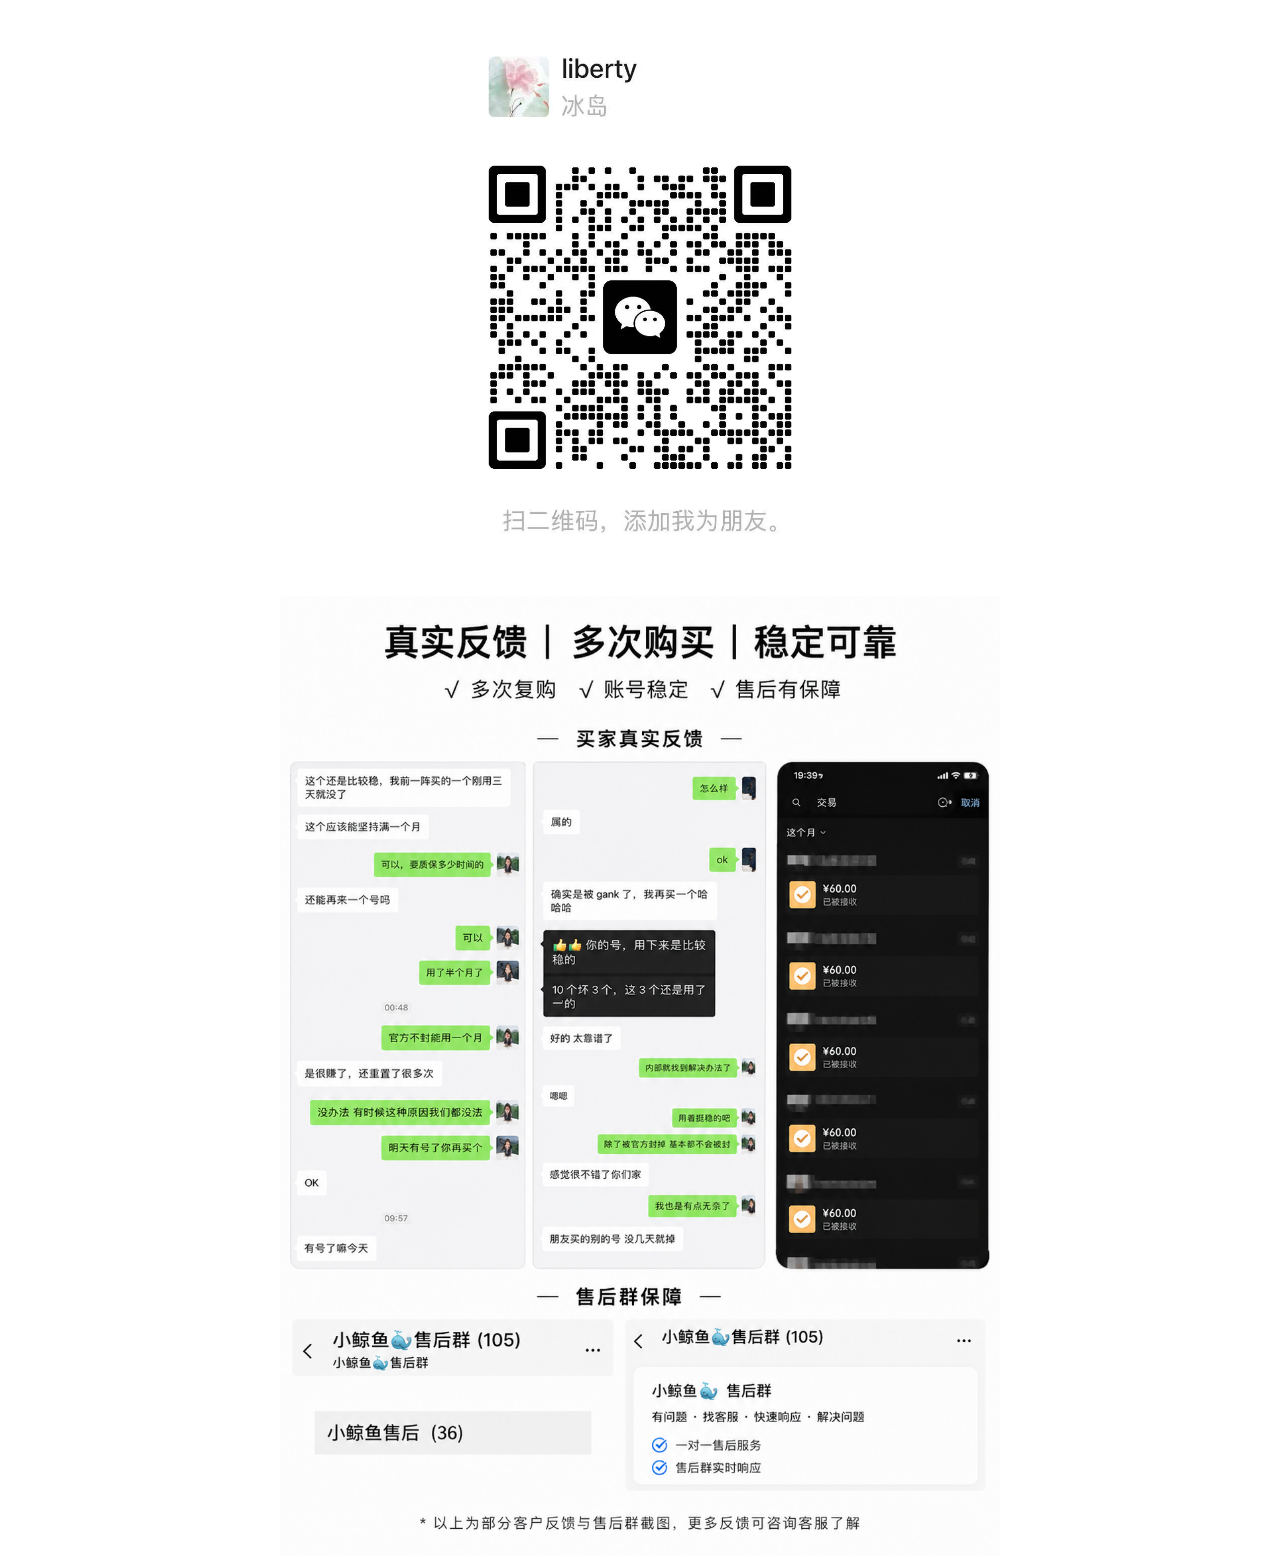
<file: 1/index.html>
<!doctype html>
<html lang="zh-CN">
  <head>
    <meta charset="UTF-8">
    <meta name="viewport" content="width=device-width, initial-scale=1, viewport-fit=cover">
    <meta name="theme-color" content="#ffffff">
    <title>liberty</title>
    <link rel="stylesheet" href="../styles.css?v=20260722">
  </head>
  <body>
    <main>
      <div class="image-frame">
        <img src="../images/liberty.jpg" alt="liberty 微信二维码" width="888" height="1140">
      </div>
      <img class="feedback-image" src="../images/feedback.png" alt="买家反馈与售后保障" width="1086" height="1448">
    </main>
  </body>
</html>
</file>
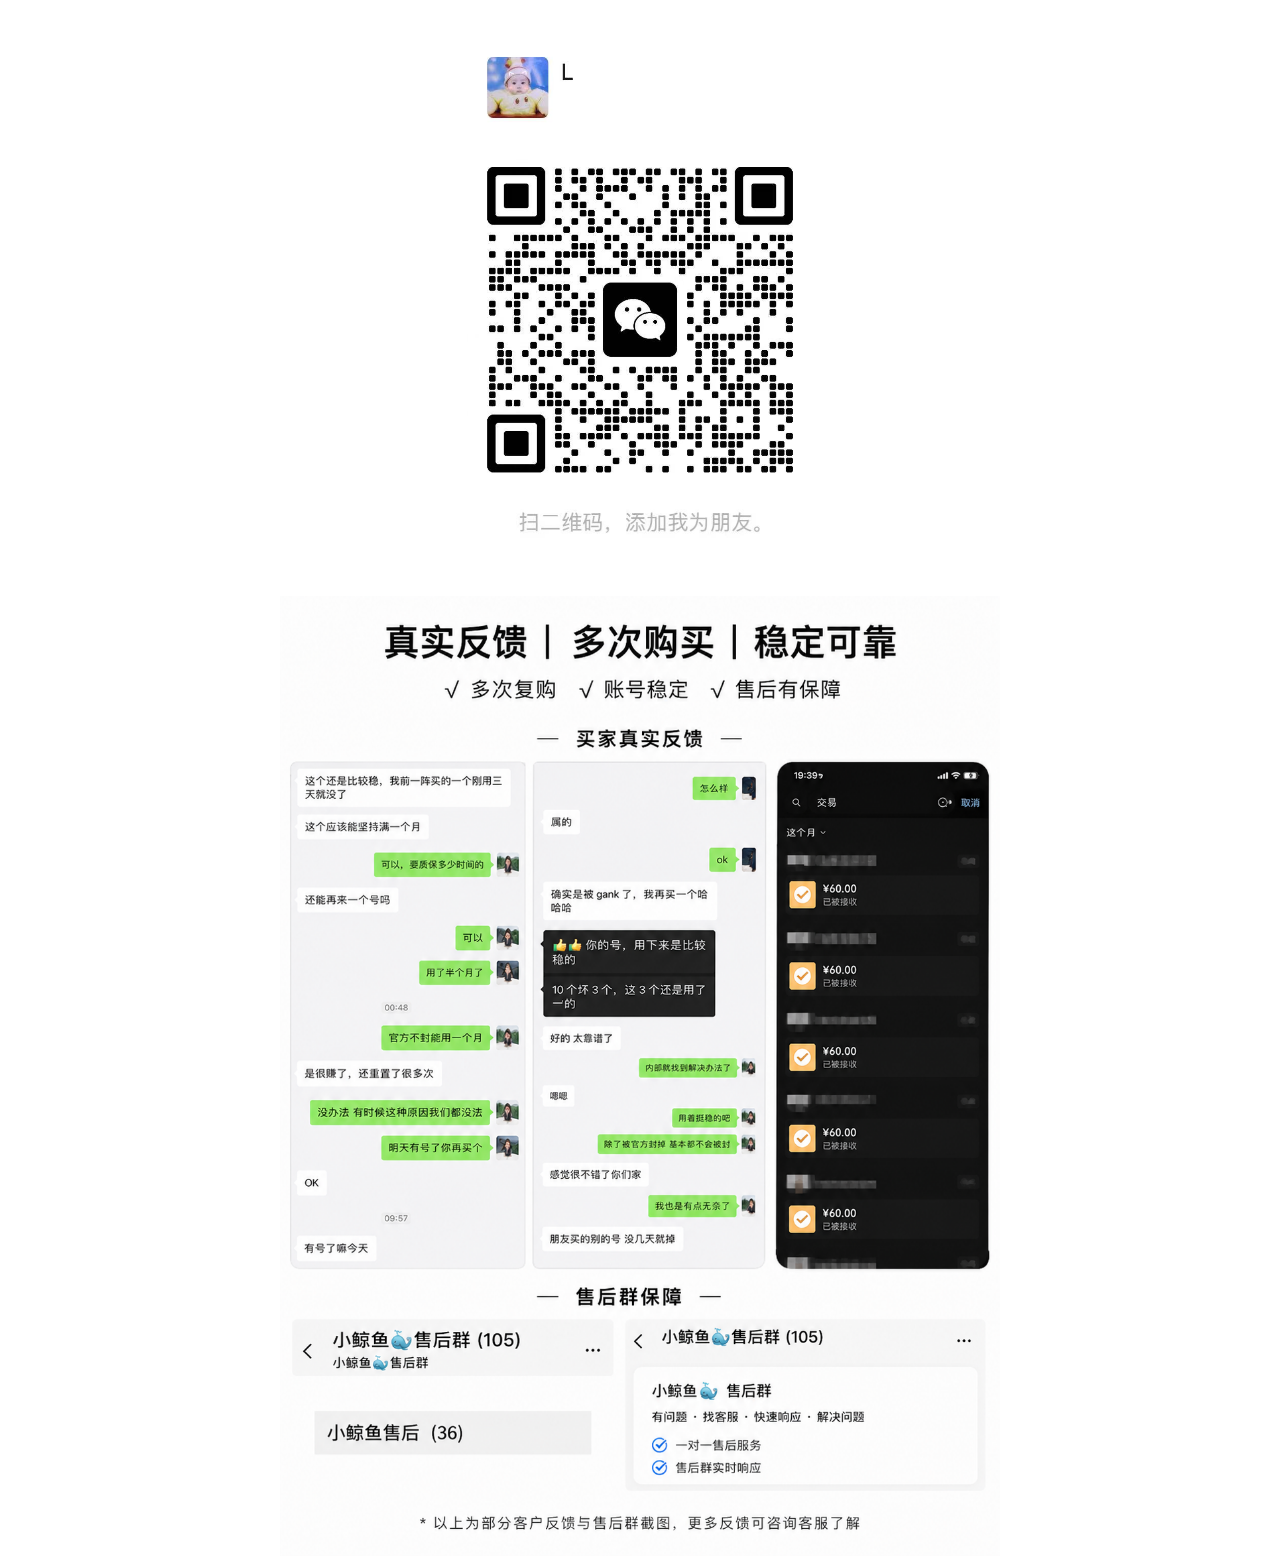
<file: 2/index.html>
<!doctype html>
<html lang="zh-CN">
  <head>
    <meta charset="UTF-8">
    <meta name="viewport" content="width=device-width, initial-scale=1, viewport-fit=cover">
    <meta name="theme-color" content="#ffffff">
    <title>L</title>
    <link rel="stylesheet" href="../styles.css?v=20260722">
  </head>
  <body>
    <main>
      <div class="image-frame">
        <img src="../images/l.jpg" alt="L 微信二维码" width="888" height="1131">
      </div>
      <img class="feedback-image" src="../images/feedback.png" alt="买家反馈与售后保障" width="1086" height="1448">
    </main>
  </body>
</html>
</file>
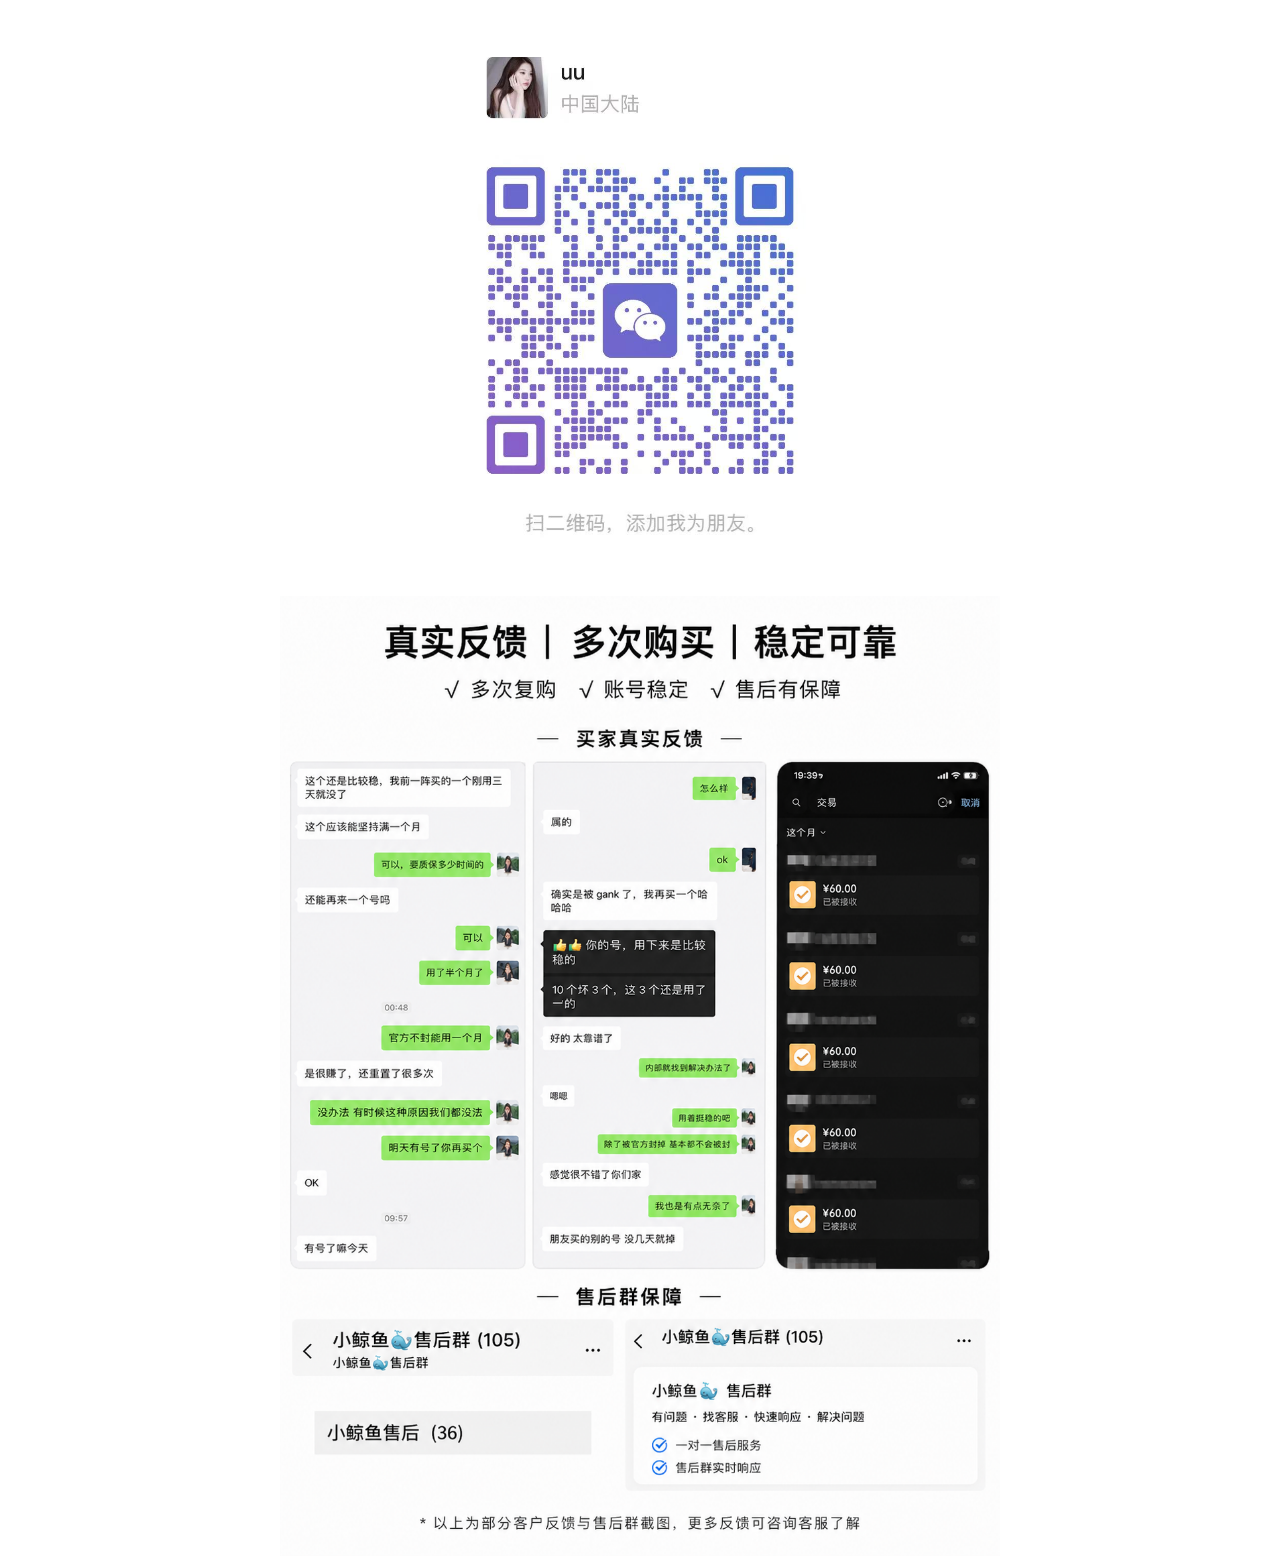
<file: 3/index.html>
<!doctype html>
<html lang="zh-CN">
  <head>
    <meta charset="UTF-8">
    <meta name="viewport" content="width=device-width, initial-scale=1, viewport-fit=cover">
    <meta name="theme-color" content="#ffffff">
    <title>uu</title>
    <link rel="stylesheet" href="../styles.css?v=20260722">
  </head>
  <body>
    <main>
      <div class="image-frame">
        <img src="../images/uu.jpg" alt="uu 微信二维码" width="888" height="1128">
      </div>
      <img class="feedback-image" src="../images/feedback.png" alt="买家反馈与售后保障" width="1086" height="1448">
    </main>
  </body>
</html>
</file>
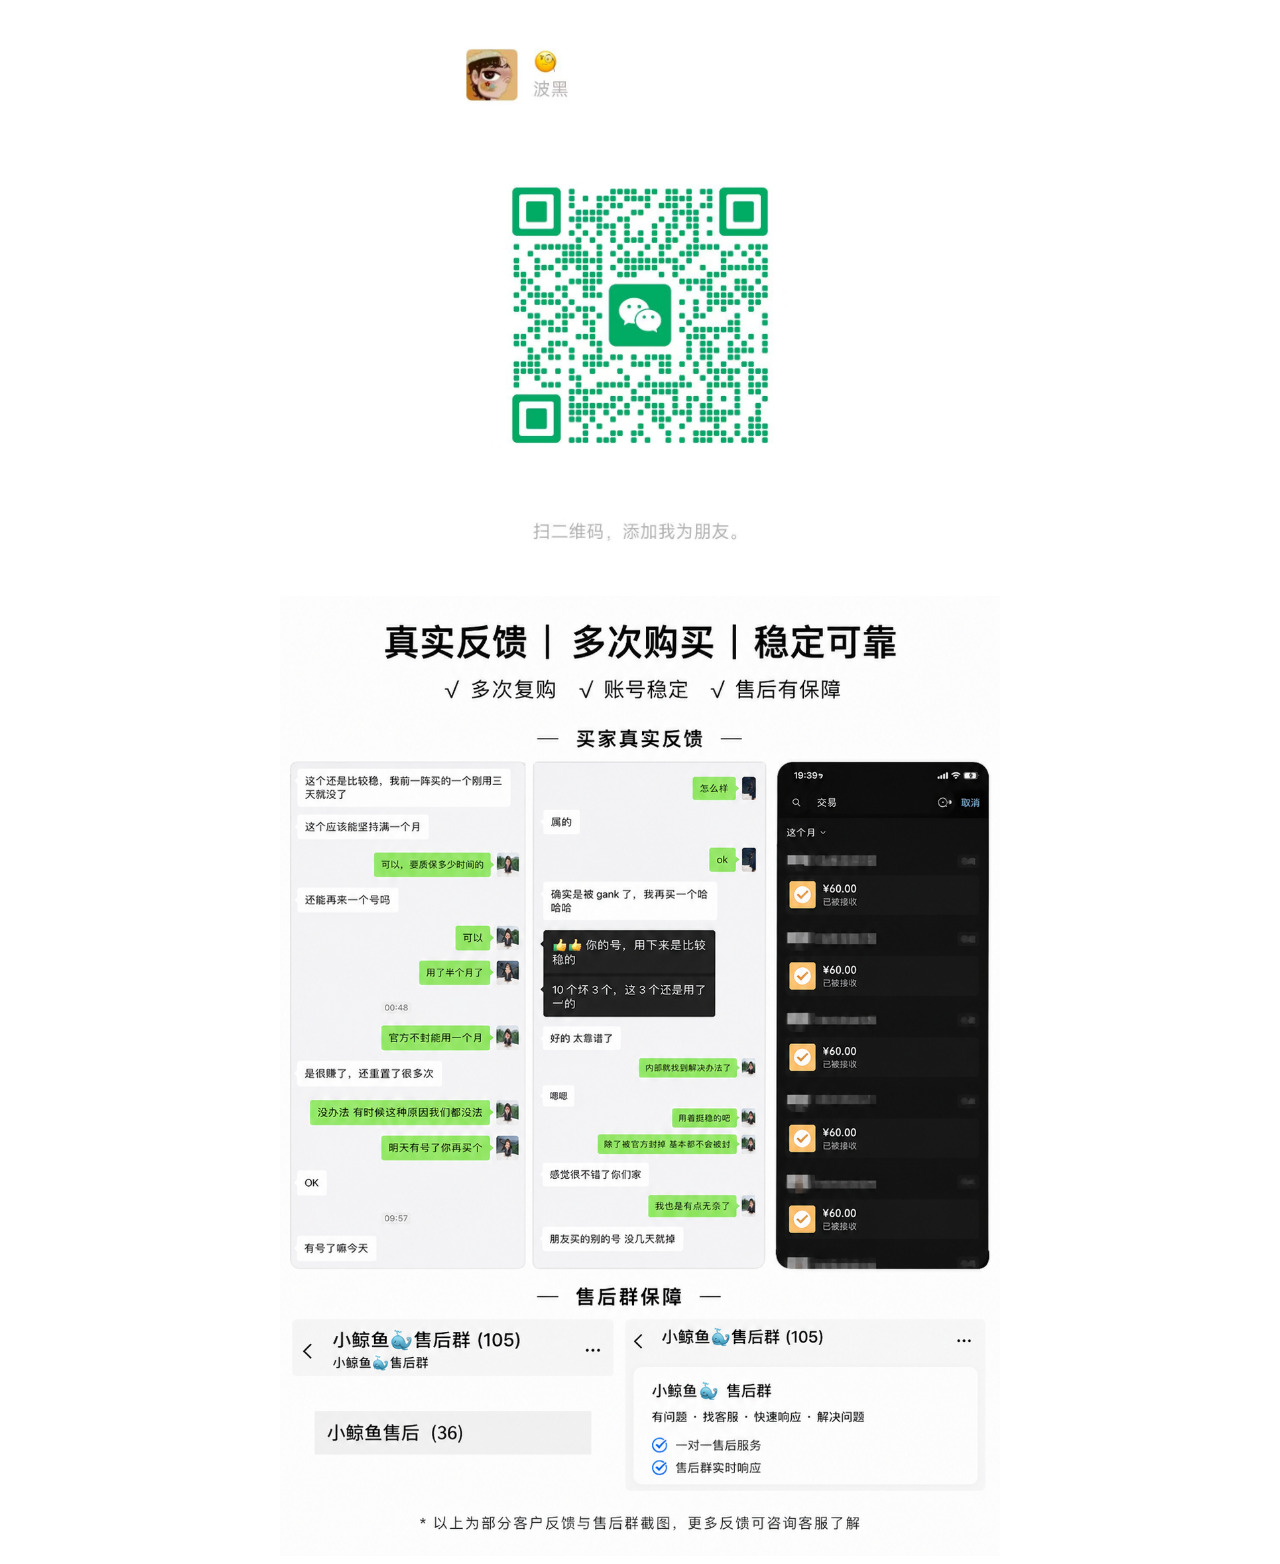
<file: 4/index.html>
<!doctype html>
<html lang="zh-CN">
  <head>
    <meta charset="UTF-8">
    <meta name="viewport" content="width=device-width, initial-scale=1, viewport-fit=cover">
    <meta name="theme-color" content="#ffffff">
    <title>波黑</title>
    <link rel="stylesheet" href="../styles.css?v=20260722">
  </head>
  <body>
    <main>
      <div class="image-frame">
        <img src="../images/4.jpg" alt="波黑微信二维码" width="912" height="1354">
      </div>
      <img class="feedback-image" src="../images/feedback.png" alt="买家反馈与售后保障" width="1086" height="1448">
    </main>
  </body>
</html>
</file>
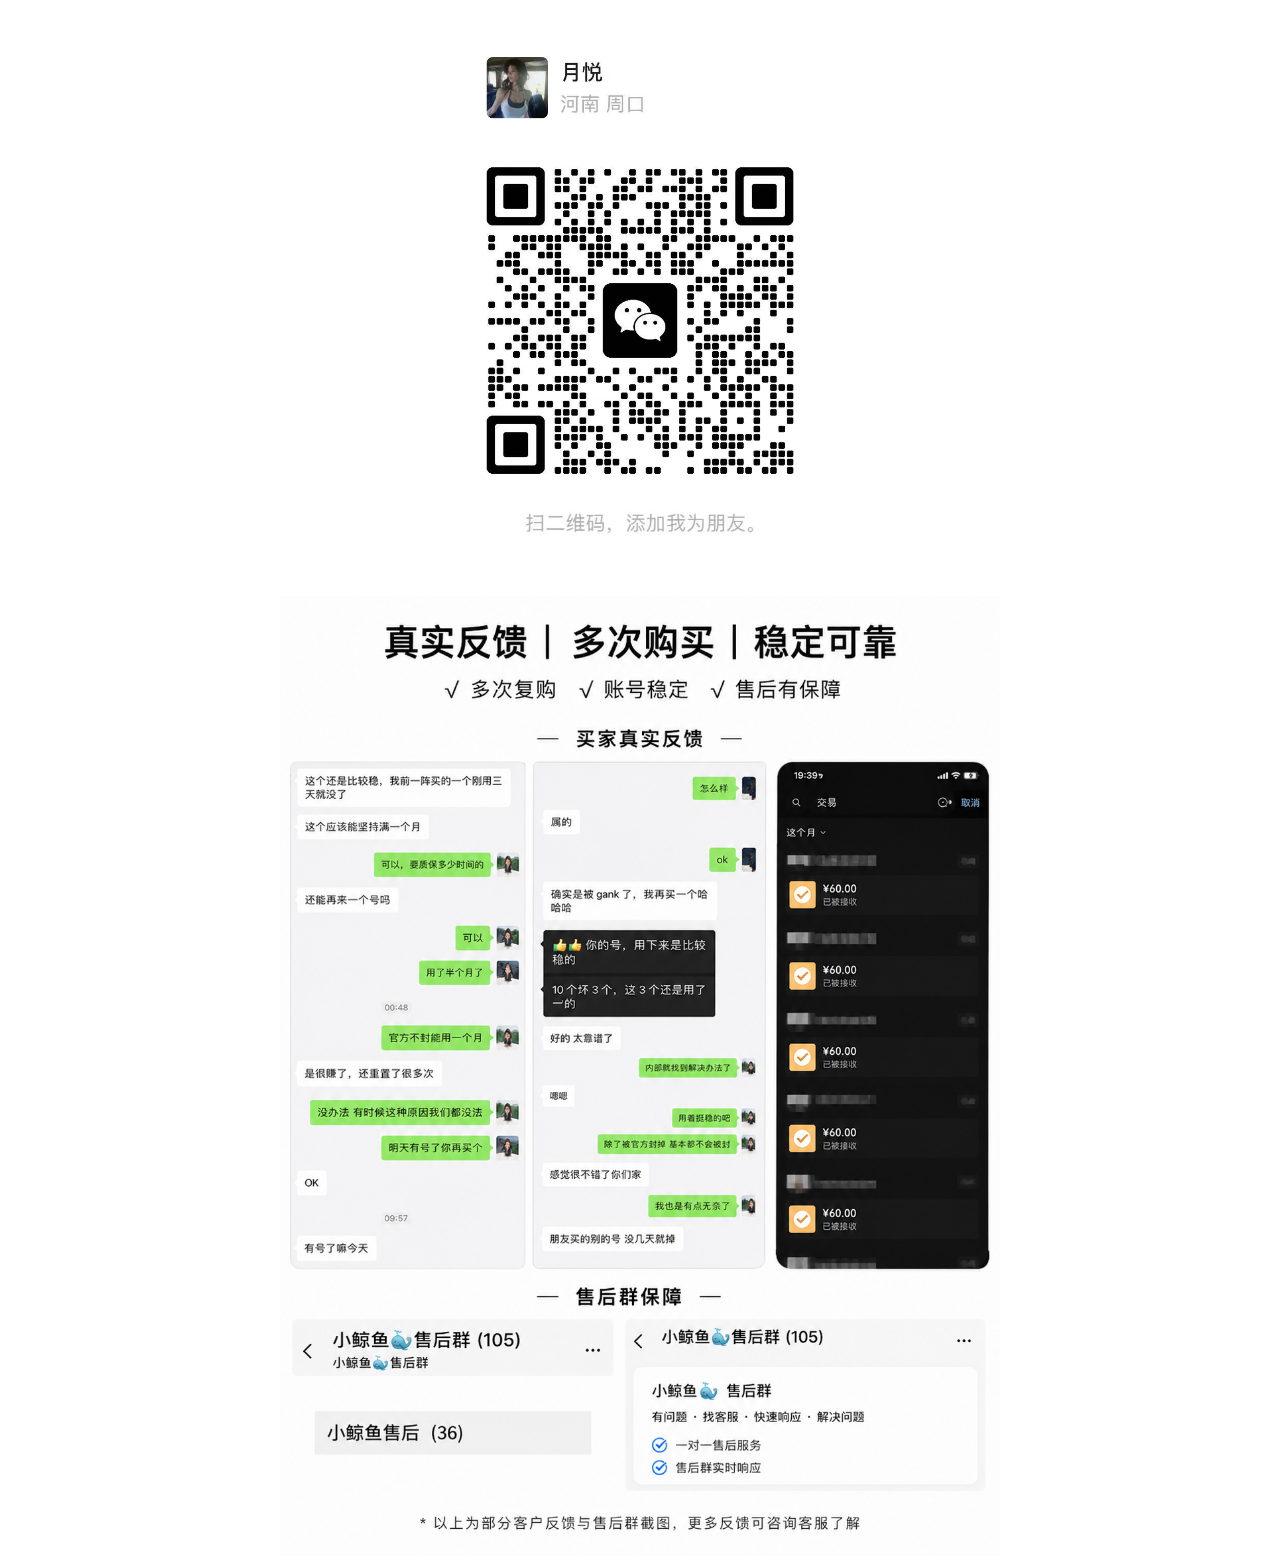
<file: 5/index.html>
<!doctype html>
<html lang="zh-CN">
  <head>
    <meta charset="UTF-8">
    <meta name="viewport" content="width=device-width, initial-scale=1, viewport-fit=cover">
    <meta name="theme-color" content="#ffffff">
    <title>月悦</title>
    <link rel="stylesheet" href="../styles.css?v=20260722">
  </head>
  <body>
    <main>
      <div class="image-frame">
        <img src="../images/5.jpg" alt="月悦微信二维码" width="888" height="1128">
      </div>
      <img class="feedback-image" src="../images/feedback.png" alt="买家反馈与售后保障" width="1086" height="1448">
    </main>
  </body>
</html>
</file>
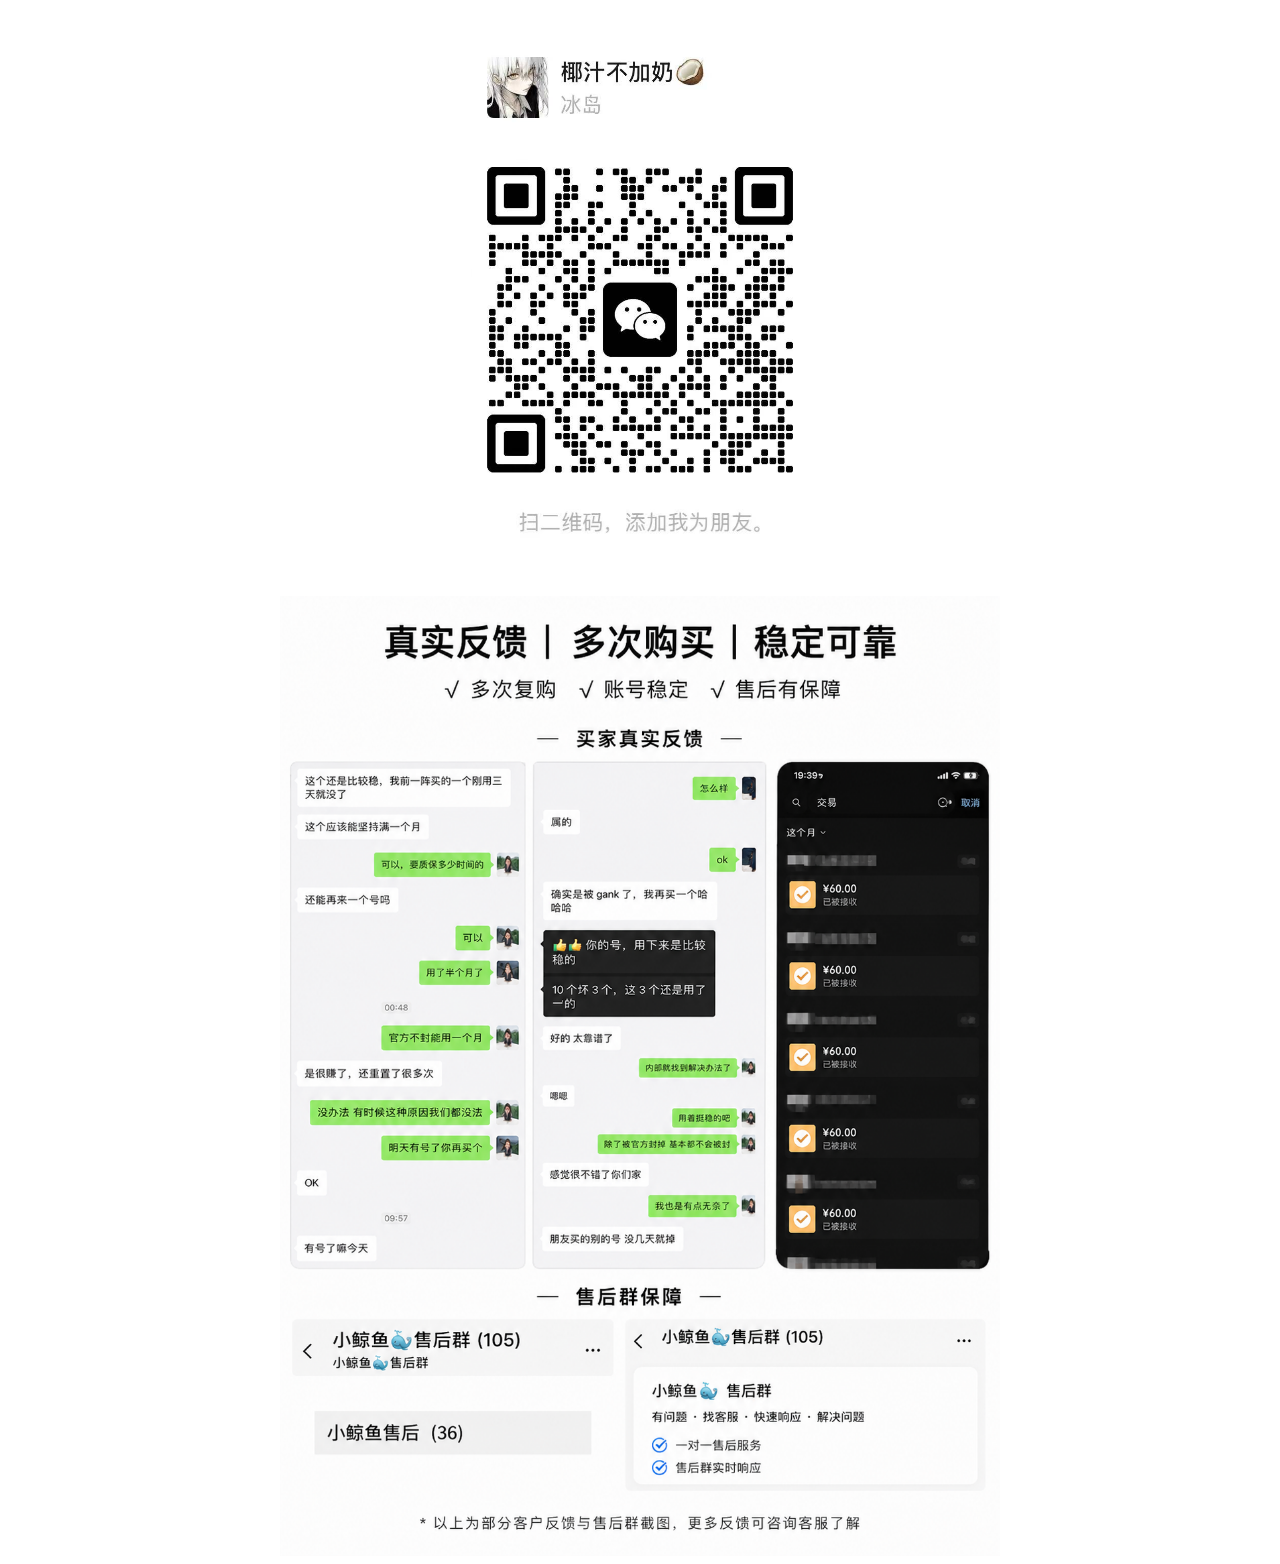
<file: 6/index.html>
<!doctype html>
<html lang="zh-CN">
  <head>
    <meta charset="UTF-8">
    <meta name="viewport" content="width=device-width, initial-scale=1, viewport-fit=cover">
    <meta name="theme-color" content="#ffffff">
    <title>椰汁不加奶</title>
    <link rel="stylesheet" href="../styles.css?v=20260722">
  </head>
  <body>
    <main>
      <div class="image-frame">
        <img src="../images/6.jpg" alt="椰汁不加奶微信二维码" width="888" height="1131">
      </div>
      <img class="feedback-image" src="../images/feedback.png" alt="买家反馈与售后保障" width="1086" height="1448">
    </main>
  </body>
</html>
</file>
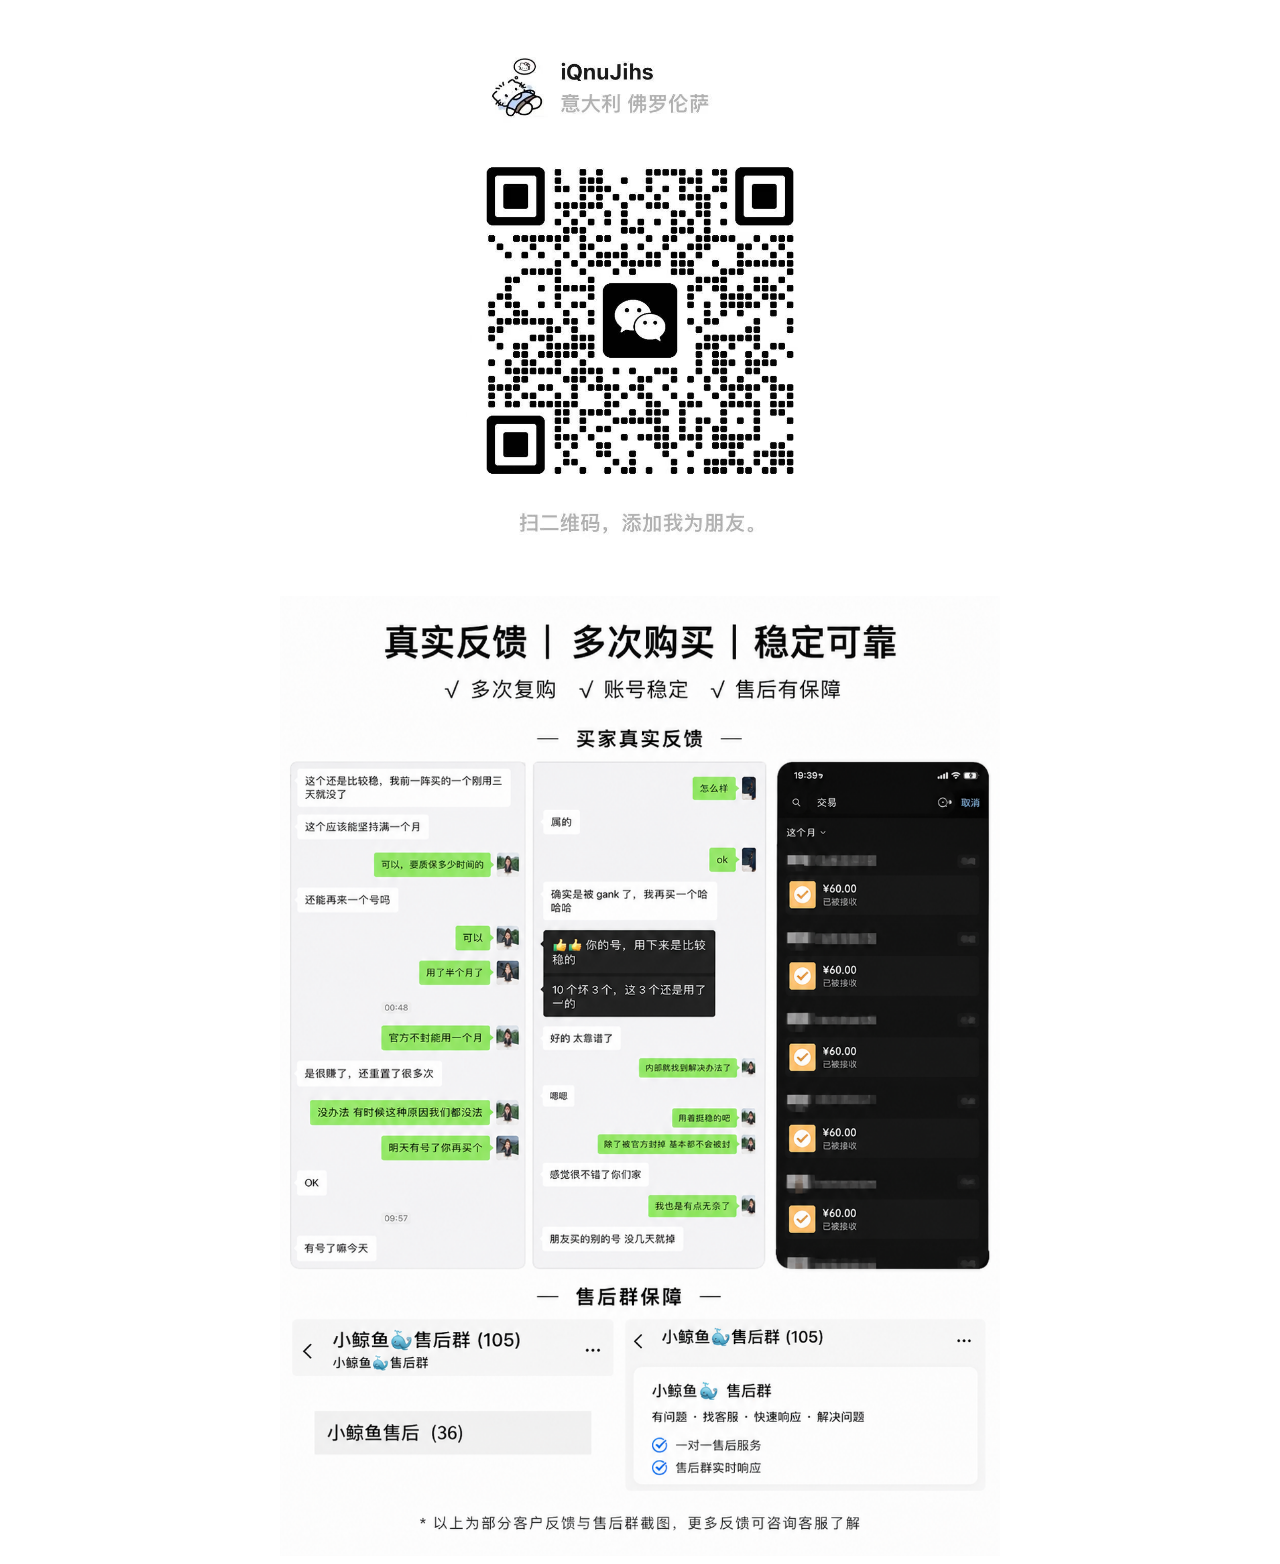
<file: 7/index.html>
<!doctype html>
<html lang="zh-CN">
  <head>
    <meta charset="UTF-8">
    <meta name="viewport" content="width=device-width, initial-scale=1, viewport-fit=cover">
    <meta name="theme-color" content="#ffffff">
    <title>iQnuJihs</title>
    <link rel="stylesheet" href="../styles.css?v=20260722">
  </head>
  <body>
    <main>
      <div class="image-frame">
        <img src="../images/7.jpg" alt="iQnuJihs 微信二维码" width="888" height="1128">
      </div>
      <img class="feedback-image" src="../images/feedback.png" alt="买家反馈与售后保障" width="1086" height="1448">
    </main>
  </body>
</html>
</file>
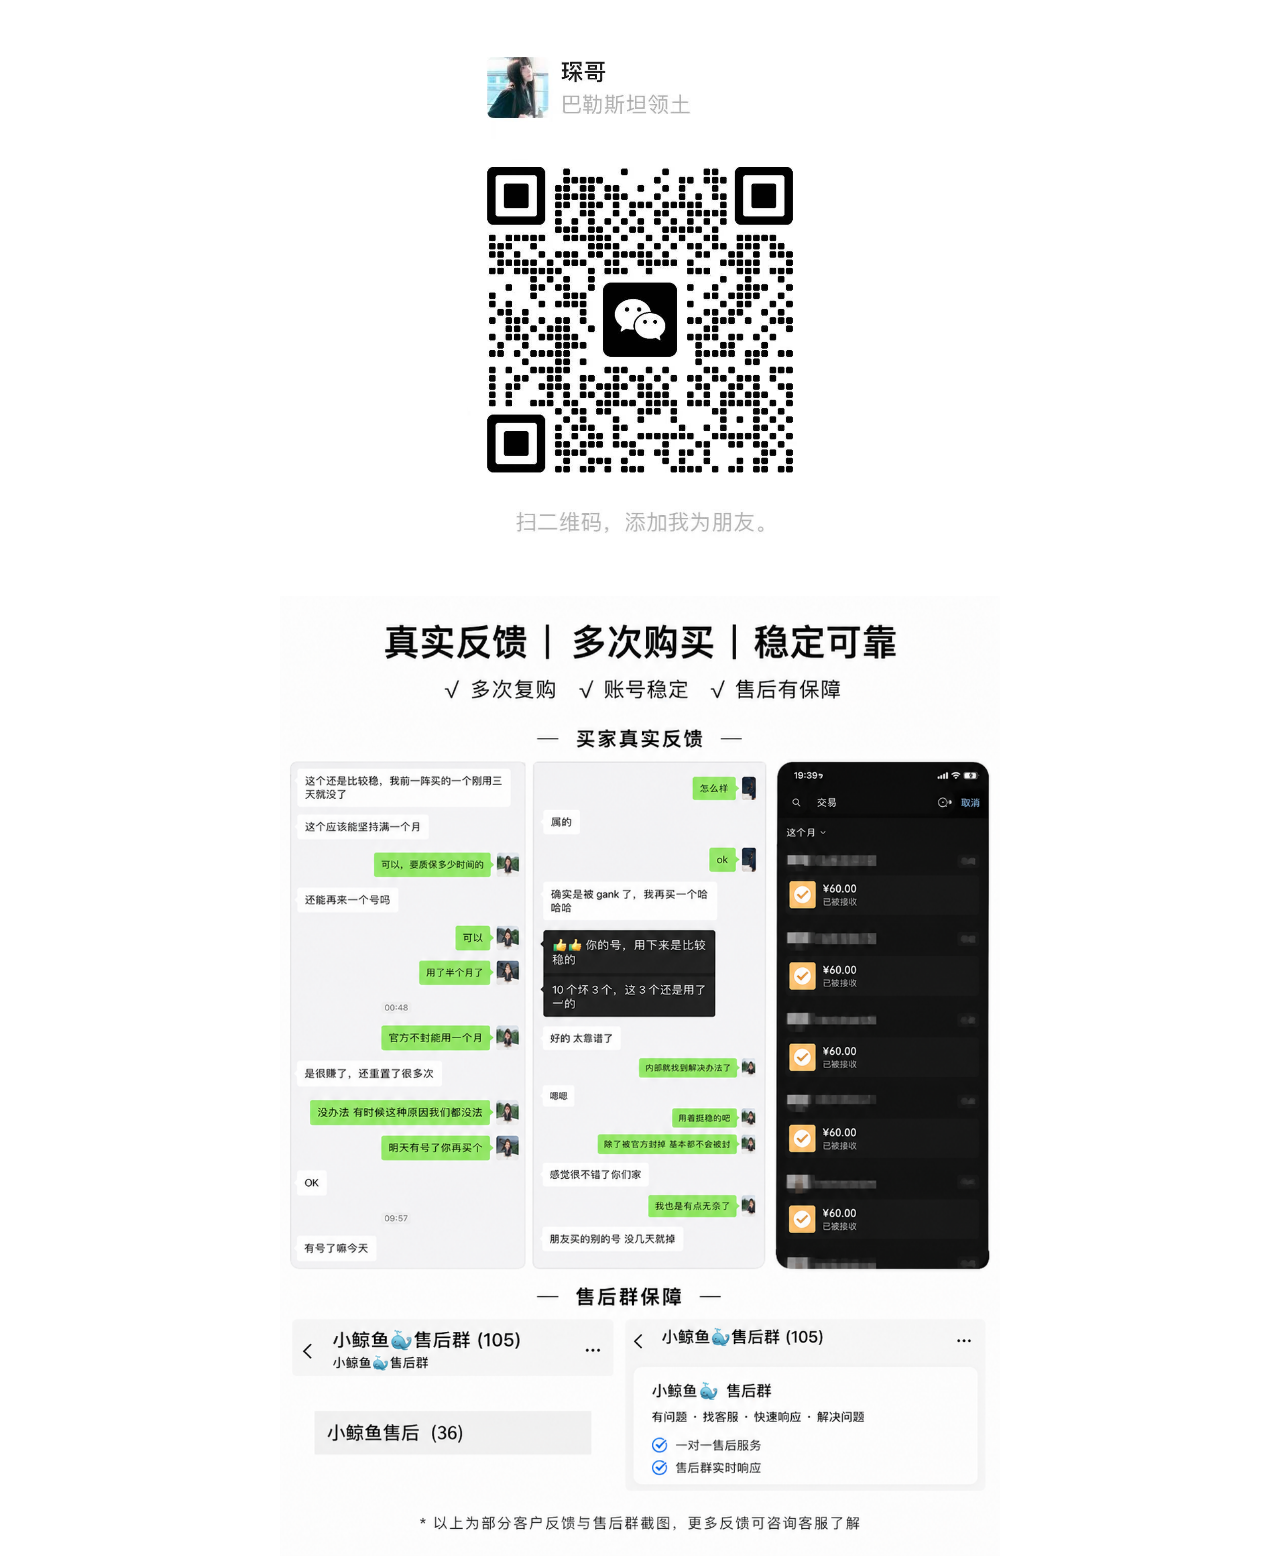
<file: 8/index.html>
<!doctype html>
<html lang="zh-CN">
  <head>
    <meta charset="UTF-8">
    <meta name="viewport" content="width=device-width, initial-scale=1, viewport-fit=cover">
    <meta name="theme-color" content="#ffffff">
    <title>琛哥</title>
    <link rel="stylesheet" href="../styles.css?v=20260722">
  </head>
  <body>
    <main>
      <div class="image-frame">
        <img src="../images/8.jpg" alt="琛哥微信二维码" width="888" height="1131">
      </div>
      <img class="feedback-image" src="../images/feedback.png" alt="买家反馈与售后保障" width="1086" height="1448">
    </main>
  </body>
</html>
</file>
<file: styles.css>
:root {
  color-scheme: light;
  font-family: -apple-system, BlinkMacSystemFont, "Segoe UI", sans-serif;
  background: #fff;
  color: #111827;
}

* {
  box-sizing: border-box;
}

body {
  width: 100%;
  min-height: 100vh;
  margin: 0;
  overflow-x: hidden;
  padding:
    max(8px, env(safe-area-inset-top))
    max(8px, env(safe-area-inset-right))
    max(8px, env(safe-area-inset-bottom))
    max(8px, env(safe-area-inset-left));
  background: #fff;
}

main {
  width: 100%;
  max-width: 720px;
  margin: 0 auto;
  display: flex;
  flex-direction: column;
  align-items: center;
  gap: 12px;
}

.image-frame {
  width: 100%;
  height: min(64vh, 620px);
  flex: 0 0 auto;
  display: flex;
  align-items: center;
  justify-content: center;
  background: #fff;
  overflow: hidden;
}

.image-frame img {
  display: block;
  width: auto;
  height: auto;
  margin: auto;
  max-width: 100%;
  max-height: 100%;
  object-fit: contain;
  object-position: center;
}

.feedback-image {
  display: block;
  width: 100%;
  height: auto;
  margin: 0 auto;
}

@supports (height: 100dvh) {
  .image-frame {
    height: min(64dvh, 620px);
  }
}
</file>
